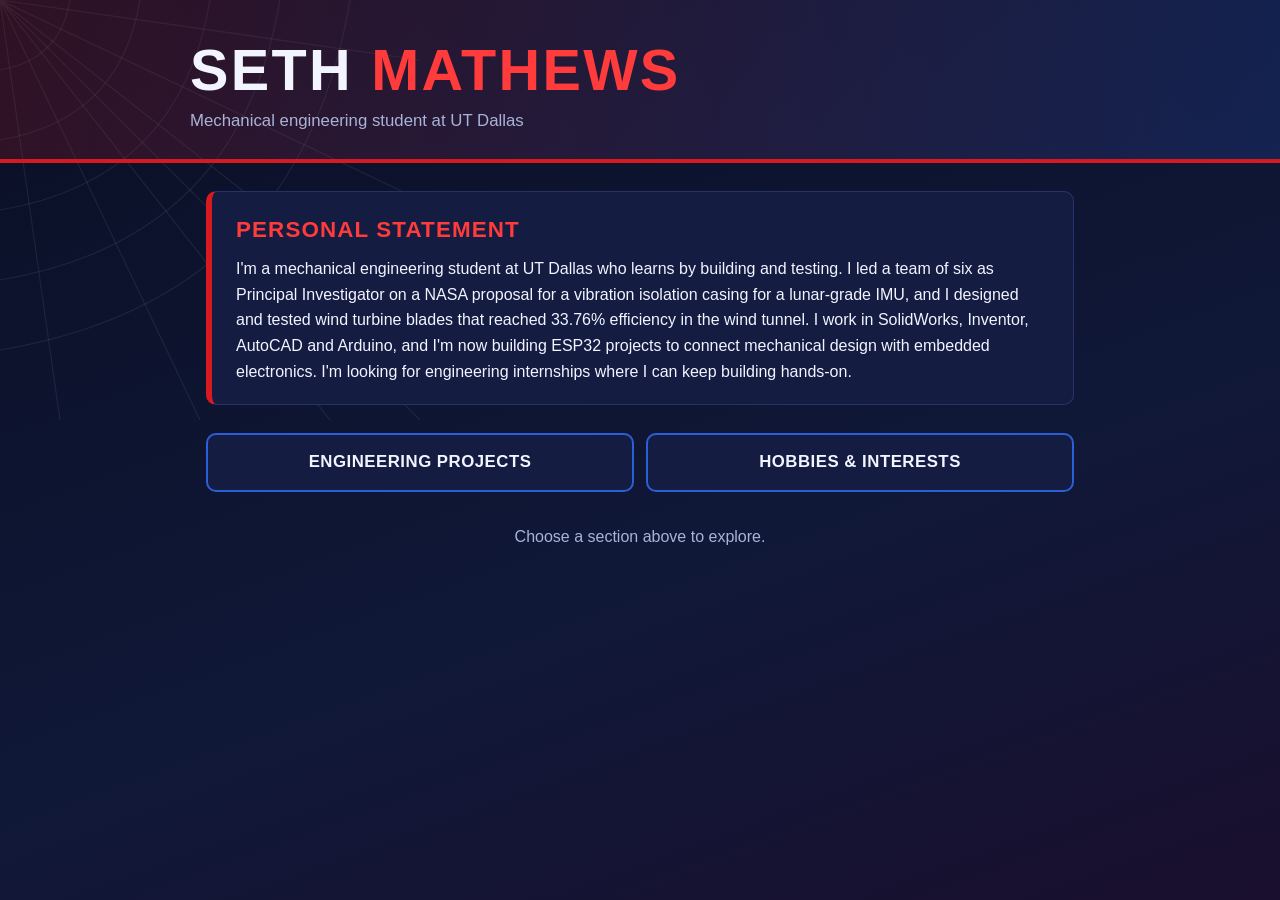
<file: index.html>
<!doctype html>
<html lang="en">
<head>
  <meta charset="utf-8">
  <meta name="viewport" content="width=device-width, initial-scale=1">
  <title>Seth Mathews - Mechanical Engineering Portfolio</title>
  <link rel="stylesheet" href="style.css">
</head>
<body>
<header class="hero"><div class="hero-inner">
  <h1>Seth <span>Mathews</span></h1>
  <p class="tagline">Mechanical engineering student at UT Dallas</p>
</div></header>
<main>

  <section class="statement" id="statement">
    <h2>Personal statement</h2>
    <p>I'm a mechanical engineering student at UT Dallas who learns by building and testing. I led a team of six as Principal Investigator on a NASA proposal for a vibration isolation casing for a lunar-grade IMU, and I designed and tested wind turbine blades that reached 33.76% efficiency in the wind tunnel. I work in SolidWorks, Inventor, AutoCAD and Arduino, and I'm now building ESP32 projects to connect mechanical design with embedded electronics. I'm looking for engineering internships where I can keep building hands-on.</p>
  </section>

  <div class="tabs" role="tablist" aria-label="Portfolio sections">
    <button class="tab" role="tab" id="tab-projects" aria-controls="projects" aria-selected="false" data-target="projects">Engineering Projects</button>
    <button class="tab" role="tab" id="tab-hobbies" aria-controls="hobbies" aria-selected="false" data-target="hobbies">Hobbies &amp; Interests</button>
  </div>

  <p class="prompt" id="prompt">Choose a section above to explore.</p>

  <section class="panel" id="projects" role="tabpanel" aria-labelledby="tab-projects" hidden>
    <div class="grid">
      <a class="card" href="projects/ninja-clash/index.html">
        <h3>Ninja Clash</h3>
        <p>8-bit side-view fight on an ESP32 with an OLED display, four buttons, and custom sprites.</p>
      </a>
      <a class="card" href="projects/web-shooter/index.html">
        <span class="badge">In progress</span>
        <h3>Web-Shooter</h3>
        <p>Wrist-mounted spring launcher with a one-way clutch spool, PID-controlled auto-retract, and measured launch repeatability.</p>
      </a>
      <!-- Copy the <a class="card"> block above to add more projects. -->
    </div>
  </section>

  <section class="panel" id="hobbies" role="tabpanel" aria-labelledby="tab-hobbies" hidden>
    <div class="grid">
      <div class="card">
        <h3>Hobby or interest</h3>
        <p class="placeholder">Add a short line about it.</p>
      </div>
      <!-- Copy the <div class="card"> block above to add more. -->
    </div>
  </section>

  <noscript><style>.panel[hidden]{display:block}.tabs,.prompt{display:none}</style></noscript>
</main>

<script>
  (function () {
    var tabs = document.querySelectorAll('.tab');
    var panels = document.querySelectorAll('.panel');
    var prompt = document.getElementById('prompt');

    function show(id) {
      tabs.forEach(function (t) { t.setAttribute('aria-selected', String(t.dataset.target === id)); });
      panels.forEach(function (p) { p.hidden = p.id !== id; });
      prompt.hidden = true;
      if (location.hash !== '#' + id) history.replaceState(null, '', '#' + id);
    }

    tabs.forEach(function (t) {
      t.addEventListener('click', function () { show(t.dataset.target); });
    });

    var start = location.hash.replace('#', '');
    if (start === 'projects' || start === 'hobbies') show(start);
  })();
</script>
</body>
</html>
</file>
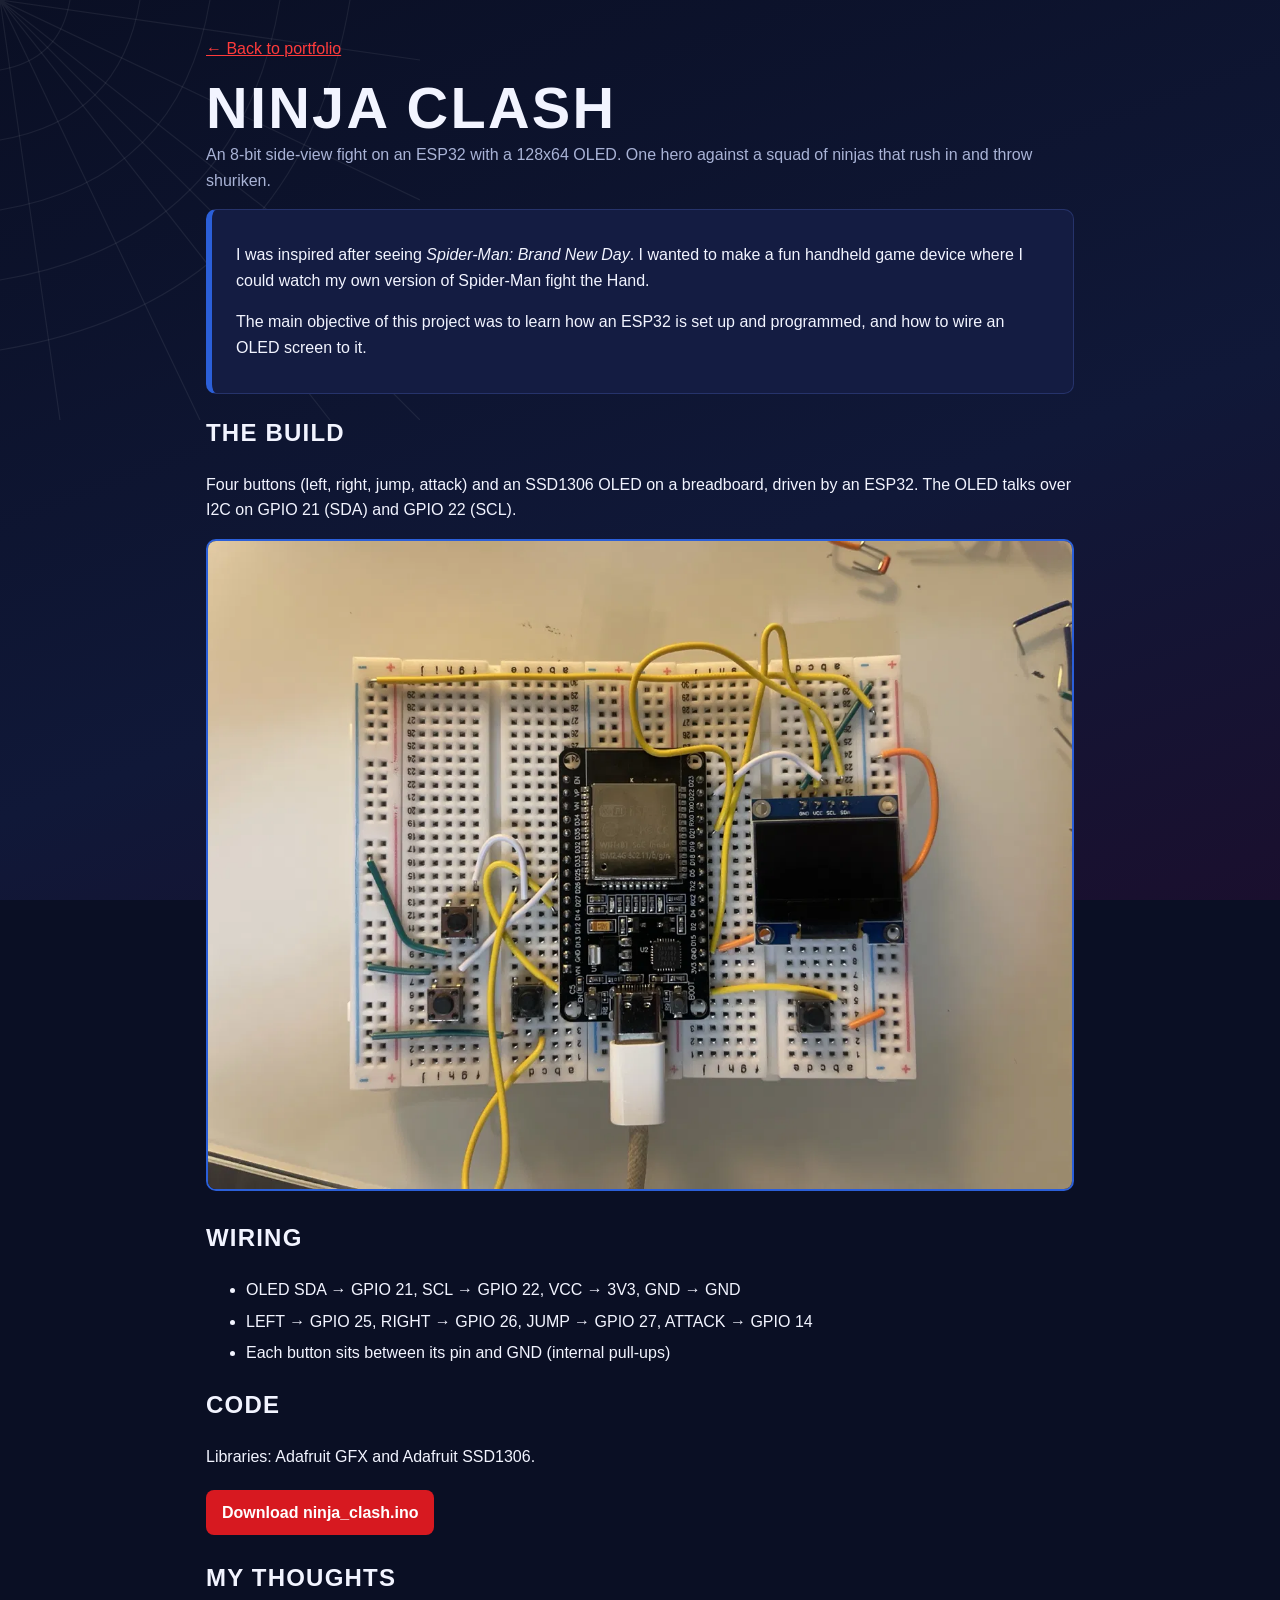
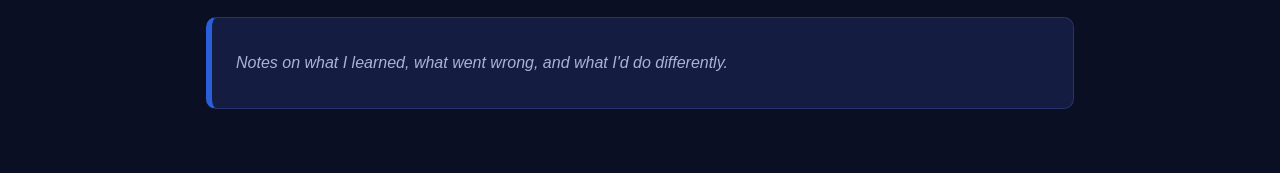
<file: projects/ninja-clash/index.html>
<!doctype html>
<html lang="en">
<head>
  <meta charset="utf-8">
  <meta name="viewport" content="width=device-width, initial-scale=1">
  <title>Ninja Clash - ESP32 8-bit Game</title>
  <link rel="stylesheet" href="../../style.css">
</head>
<body>
<main>
  <p><a class="back" href="../../index.html">&larr; Back to portfolio</a></p>
  <h1>Ninja Clash</h1>
  <p class="sub">An 8-bit side-view fight on an ESP32 with a 128x64 OLED. One hero against a squad of ninjas that rush in and throw shuriken.</p>

  <section class="notes" id="about">
    <p>I was inspired after seeing <em>Spider-Man: Brand New Day</em>. I wanted to make a fun handheld game device where I could watch my own version of Spider-Man fight the Hand.</p>
    <p>The main objective of this project was to learn how an ESP32 is set up and programmed, and how to wire an OLED screen to it.</p>
  </section>

  <h2>The build</h2>
  <p>Four buttons (left, right, jump, attack) and an SSD1306 OLED on a breadboard, driven by an ESP32. The OLED talks over I2C on GPIO 21 (SDA) and GPIO 22 (SCL).</p>
  <img src="files/wiring.png" alt="Breadboard wiring of the ESP32, OLED and four buttons">

  <h2>Wiring</h2>
  <ul>
    <li>OLED SDA &rarr; GPIO 21, SCL &rarr; GPIO 22, VCC &rarr; 3V3, GND &rarr; GND</li>
    <li>LEFT &rarr; GPIO 25, RIGHT &rarr; GPIO 26, JUMP &rarr; GPIO 27, ATTACK &rarr; GPIO 14</li>
    <li>Each button sits between its pin and GND (internal pull-ups)</li>
  </ul>

  <h2>Code</h2>
  <p>Libraries: Adafruit GFX and Adafruit SSD1306.</p>
  <p>
    <a class="btn" href="files/ninja_clash.ino">Download ninja_clash.ino</a>
  </p>
  <h2>My thoughts</h2>
  <section class="notes" id="my-thoughts">
    <!-- Write your reflection here, e.g. what went wrong and what you'd change next time. -->
    <p class="placeholder">Notes on what I learned, what went wrong, and what I'd do differently.</p>
  </section>
</main>
</body>
</html>
</file>
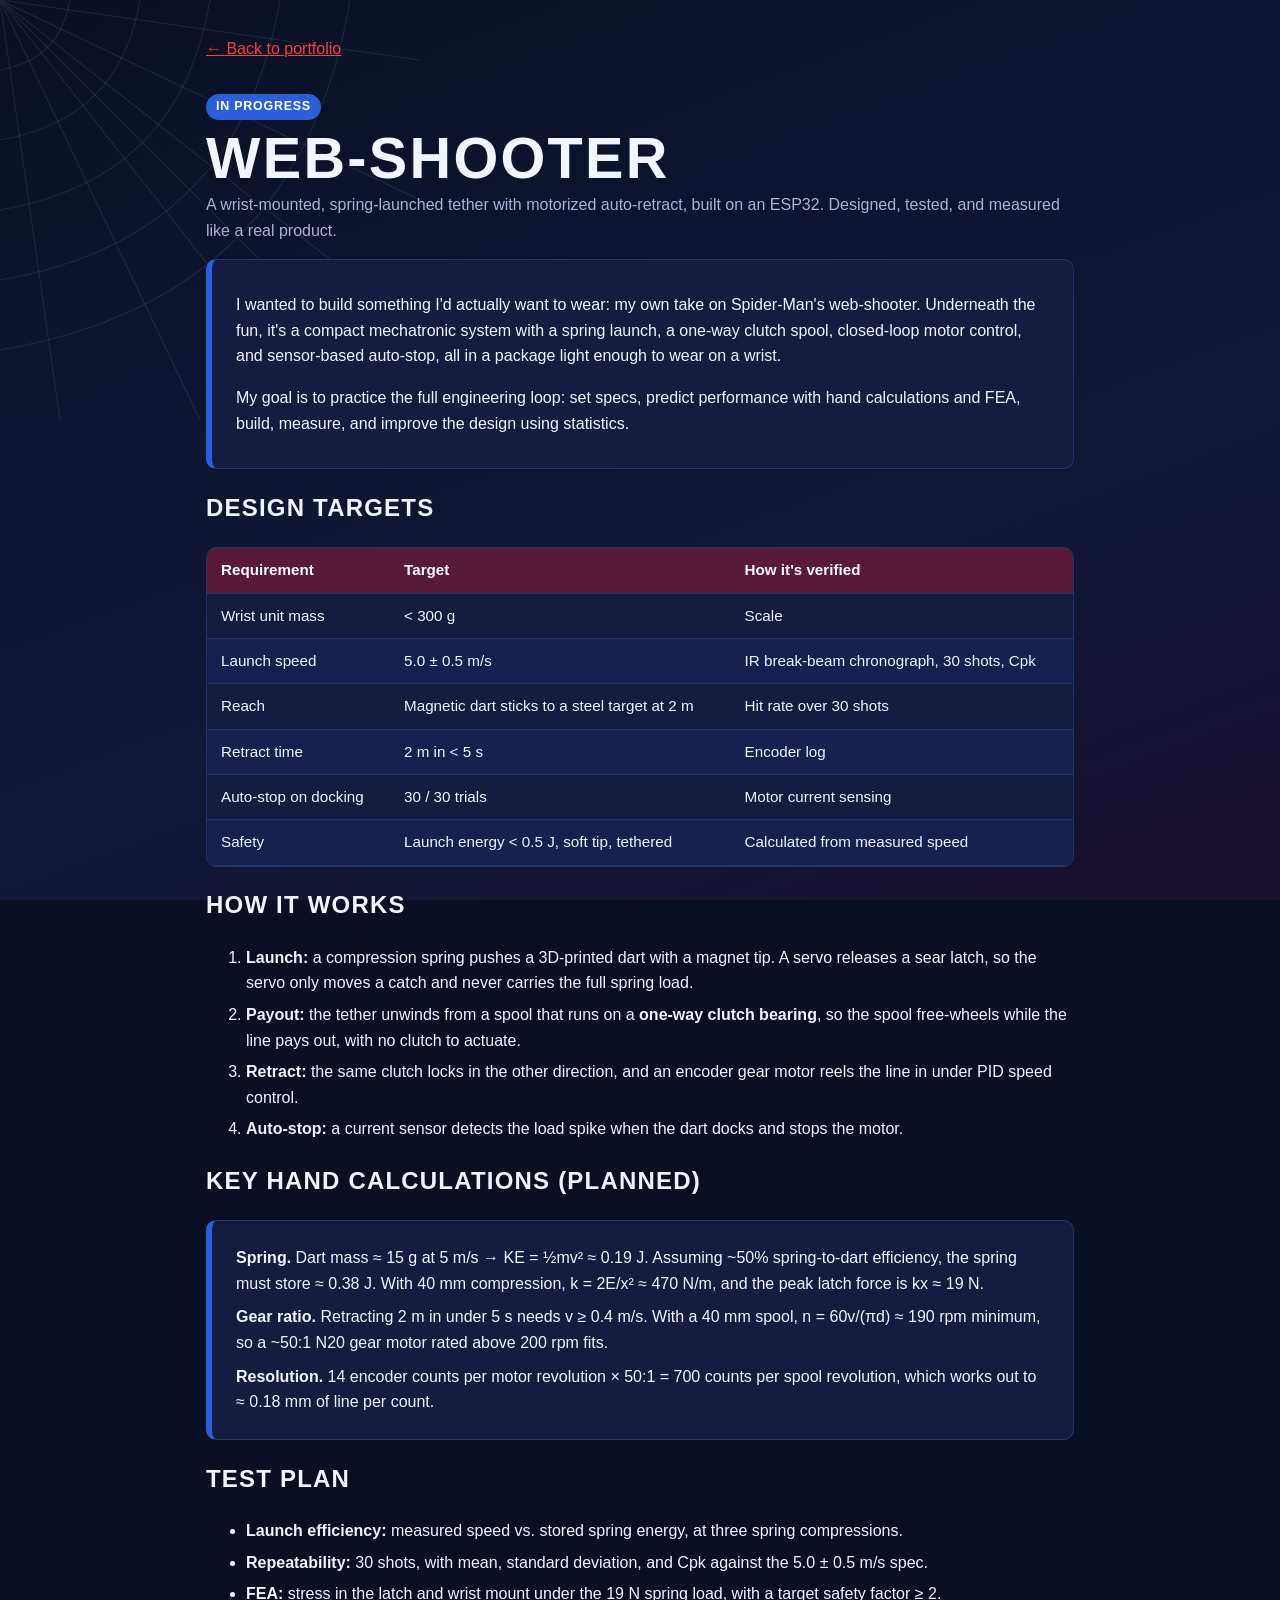
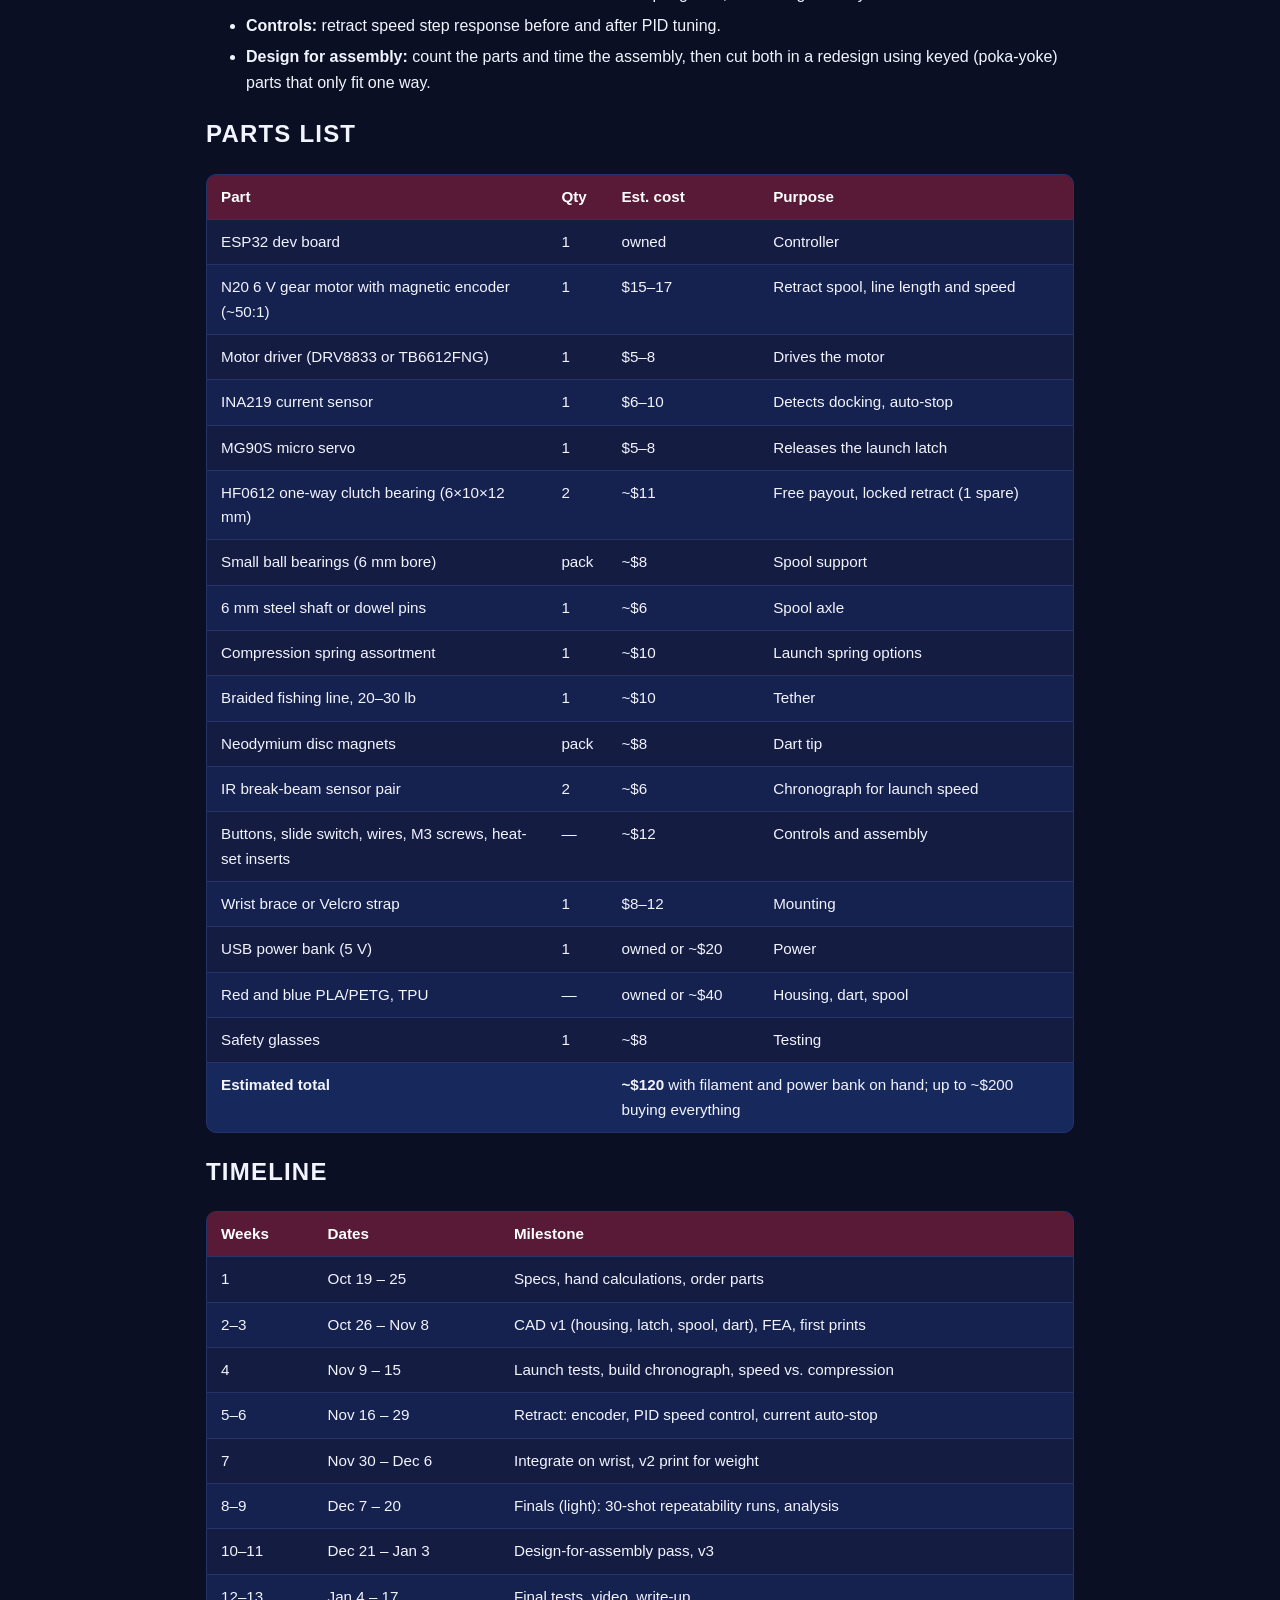
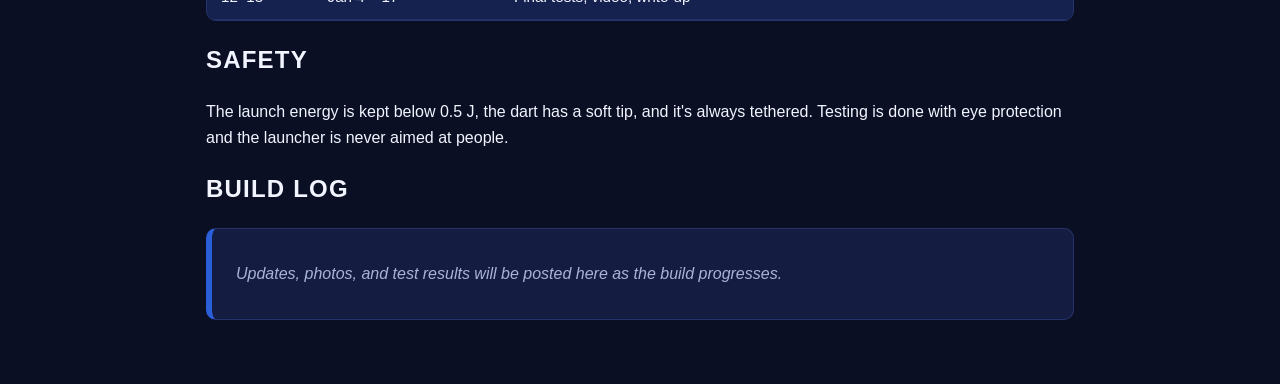
<file: projects/web-shooter/index.html>
<!doctype html>
<html lang="en">
<head>
  <meta charset="utf-8">
  <meta name="viewport" content="width=device-width, initial-scale=1">
  <title>Web-Shooter - Wrist Launcher with Auto-Retract</title>
  <link rel="stylesheet" href="../../style.css">
</head>
<body>
<main>
  <p><a class="back" href="../../index.html#projects">&larr; Back to portfolio</a></p>
  <span class="badge">In progress</span>
  <h1>Web-Shooter</h1>
  <p class="sub">A wrist-mounted, spring-launched tether with motorized auto-retract, built on an ESP32. Designed, tested, and measured like a real product.</p>

  <section class="notes" id="about">
    <p>I wanted to build something I'd actually want to wear: my own take on Spider-Man's web-shooter. Underneath the fun, it's a compact mechatronic system with a spring launch, a one-way clutch spool, closed-loop motor control, and sensor-based auto-stop, all in a package light enough to wear on a wrist.</p>
    <p>My goal is to practice the full engineering loop: set specs, predict performance with hand calculations and FEA, build, measure, and improve the design using statistics.</p>
  </section>

  <h2>Design targets</h2>
  <div class="table-wrap">
    <table>
      <thead><tr><th>Requirement</th><th>Target</th><th>How it's verified</th></tr></thead>
      <tbody>
        <tr><td>Wrist unit mass</td><td>&lt; 300 g</td><td>Scale</td></tr>
        <tr><td>Launch speed</td><td>5.0 &plusmn; 0.5 m/s</td><td>IR break-beam chronograph, 30 shots, Cpk</td></tr>
        <tr><td>Reach</td><td>Magnetic dart sticks to a steel target at 2 m</td><td>Hit rate over 30 shots</td></tr>
        <tr><td>Retract time</td><td>2 m in &lt; 5 s</td><td>Encoder log</td></tr>
        <tr><td>Auto-stop on docking</td><td>30 / 30 trials</td><td>Motor current sensing</td></tr>
        <tr><td>Safety</td><td>Launch energy &lt; 0.5 J, soft tip, tethered</td><td>Calculated from measured speed</td></tr>
      </tbody>
    </table>
  </div>

  <h2>How it works</h2>
  <ol>
    <li><strong>Launch:</strong> a compression spring pushes a 3D-printed dart with a magnet tip. A servo releases a sear latch, so the servo only moves a catch and never carries the full spring load.</li>
    <li><strong>Payout:</strong> the tether unwinds from a spool that runs on a <strong>one-way clutch bearing</strong>, so the spool free-wheels while the line pays out, with no clutch to actuate.</li>
    <li><strong>Retract:</strong> the same clutch locks in the other direction, and an encoder gear motor reels the line in under PID speed control.</li>
    <li><strong>Auto-stop:</strong> a current sensor detects the load spike when the dart docks and stops the motor.</li>
  </ol>

  <h2>Key hand calculations (planned)</h2>
  <div class="notes calc">
    <p><strong>Spring.</strong> Dart mass &asymp; 15 g at 5 m/s &rarr; KE = &frac12;mv&sup2; &asymp; 0.19 J. Assuming ~50% spring-to-dart efficiency, the spring must store &asymp; 0.38 J. With 40 mm compression, k = 2E/x&sup2; &asymp; 470 N/m, and the peak latch force is kx &asymp; 19 N.</p>
    <p><strong>Gear ratio.</strong> Retracting 2 m in under 5 s needs v &ge; 0.4 m/s. With a 40 mm spool, n = 60v/(&pi;d) &asymp; 190 rpm minimum, so a ~50:1 N20 gear motor rated above 200 rpm fits.</p>
    <p><strong>Resolution.</strong> 14 encoder counts per motor revolution &times; 50:1 = 700 counts per spool revolution, which works out to &asymp; 0.18 mm of line per count.</p>
  </div>

  <h2>Test plan</h2>
  <ul>
    <li><strong>Launch efficiency:</strong> measured speed vs. stored spring energy, at three spring compressions.</li>
    <li><strong>Repeatability:</strong> 30 shots, with mean, standard deviation, and Cpk against the 5.0 &plusmn; 0.5 m/s spec.</li>
    <li><strong>FEA:</strong> stress in the latch and wrist mount under the 19 N spring load, with a target safety factor &ge; 2.</li>
    <li><strong>Controls:</strong> retract speed step response before and after PID tuning.</li>
    <li><strong>Design for assembly:</strong> count the parts and time the assembly, then cut both in a redesign using keyed (poka-yoke) parts that only fit one way.</li>
  </ul>

  <h2>Parts list</h2>
  <div class="table-wrap">
    <table>
      <thead><tr><th>Part</th><th>Qty</th><th>Est. cost</th><th>Purpose</th></tr></thead>
      <tbody>
        <tr><td>ESP32 dev board</td><td>1</td><td>owned</td><td>Controller</td></tr>
        <tr><td>N20 6 V gear motor with magnetic encoder (~50:1)</td><td>1</td><td>$15&ndash;17</td><td>Retract spool, line length and speed</td></tr>
        <tr><td>Motor driver (DRV8833 or TB6612FNG)</td><td>1</td><td>$5&ndash;8</td><td>Drives the motor</td></tr>
        <tr><td>INA219 current sensor</td><td>1</td><td>$6&ndash;10</td><td>Detects docking, auto-stop</td></tr>
        <tr><td>MG90S micro servo</td><td>1</td><td>$5&ndash;8</td><td>Releases the launch latch</td></tr>
        <tr><td>HF0612 one-way clutch bearing (6&times;10&times;12 mm)</td><td>2</td><td>~$11</td><td>Free payout, locked retract (1 spare)</td></tr>
        <tr><td>Small ball bearings (6 mm bore)</td><td>pack</td><td>~$8</td><td>Spool support</td></tr>
        <tr><td>6 mm steel shaft or dowel pins</td><td>1</td><td>~$6</td><td>Spool axle</td></tr>
        <tr><td>Compression spring assortment</td><td>1</td><td>~$10</td><td>Launch spring options</td></tr>
        <tr><td>Braided fishing line, 20&ndash;30 lb</td><td>1</td><td>~$10</td><td>Tether</td></tr>
        <tr><td>Neodymium disc magnets</td><td>pack</td><td>~$8</td><td>Dart tip</td></tr>
        <tr><td>IR break-beam sensor pair</td><td>2</td><td>~$6</td><td>Chronograph for launch speed</td></tr>
        <tr><td>Buttons, slide switch, wires, M3 screws, heat-set inserts</td><td>&mdash;</td><td>~$12</td><td>Controls and assembly</td></tr>
        <tr><td>Wrist brace or Velcro strap</td><td>1</td><td>$8&ndash;12</td><td>Mounting</td></tr>
        <tr><td>USB power bank (5 V)</td><td>1</td><td>owned or ~$20</td><td>Power</td></tr>
        <tr><td>Red and blue PLA/PETG, TPU</td><td>&mdash;</td><td>owned or ~$40</td><td>Housing, dart, spool</td></tr>
        <tr><td>Safety glasses</td><td>1</td><td>~$8</td><td>Testing</td></tr>
      </tbody>
      <tfoot><tr><td colspan="2"><strong>Estimated total</strong></td><td colspan="2"><strong>~$120</strong> with filament and power bank on hand; up to ~$200 buying everything</td></tr></tfoot>
    </table>
  </div>

  <h2>Timeline</h2>
  <div class="table-wrap">
    <table>
      <thead><tr><th>Weeks</th><th>Dates</th><th>Milestone</th></tr></thead>
      <tbody>
        <tr><td>1</td><td>Oct 19 &ndash; 25</td><td>Specs, hand calculations, order parts</td></tr>
        <tr><td>2&ndash;3</td><td>Oct 26 &ndash; Nov 8</td><td>CAD v1 (housing, latch, spool, dart), FEA, first prints</td></tr>
        <tr><td>4</td><td>Nov 9 &ndash; 15</td><td>Launch tests, build chronograph, speed vs. compression</td></tr>
        <tr><td>5&ndash;6</td><td>Nov 16 &ndash; 29</td><td>Retract: encoder, PID speed control, current auto-stop</td></tr>
        <tr><td>7</td><td>Nov 30 &ndash; Dec 6</td><td>Integrate on wrist, v2 print for weight</td></tr>
        <tr><td>8&ndash;9</td><td>Dec 7 &ndash; 20</td><td>Finals (light): 30-shot repeatability runs, analysis</td></tr>
        <tr><td>10&ndash;11</td><td>Dec 21 &ndash; Jan 3</td><td>Design-for-assembly pass, v3</td></tr>
        <tr><td>12&ndash;13</td><td>Jan 4 &ndash; 17</td><td>Final tests, video, write-up</td></tr>
      </tbody>
    </table>
  </div>

  <h2>Safety</h2>
  <p>The launch energy is kept below 0.5 J, the dart has a soft tip, and it's always tethered. Testing is done with eye protection and the launcher is never aimed at people.</p>

  <h2>Build log</h2>
  <section class="notes" id="build-log">
    <!-- Add dated entries as you go, e.g.:
         <p><strong>Nov 12:</strong> First launch test: 4.6 m/s at 40 mm compression...</p> -->
    <p class="placeholder">Updates, photos, and test results will be posted here as the build progresses.</p>
  </section>
</main>
</body>
</html>
</file>
<file: style.css>
/* Spider-Man inspired theme: red, blue, black, white */
:root {
  --bg: #0a0f24;
  --bg2: #101838;
  --card: #141c42;
  --fg: #f2f4ff;
  --muted: #a9b3d6;
  --red: #d71920;
  --red-bright: #ff3b3b;
  --blue: #2b5fd9;
  --line: #26336b;
}
* { box-sizing: border-box; }

body {
  margin: 0;
  font-family: "Helvetica Neue", Helvetica, Arial, sans-serif;
  color: var(--fg);
  line-height: 1.6;
  background-color: var(--bg);
  background-image:
    url("data:image/svg+xml,%3Csvg xmlns='http://www.w3.org/2000/svg' width='420' height='420' viewBox='0 0 420 420' fill='none' stroke='%23ffffff' stroke-opacity='0.07' stroke-width='1.2'%3E%3Cpath d='M0 0L420 420M0 0L420 200M0 0L200 420M0 0L420 60M0 0L60 420M0 0L420 330M0 0L330 420'/%3E%3Cpath d='M70 0Q60 60 0 70M140 0Q120 120 0 140M210 0Q180 180 0 210M280 0Q240 240 0 280M350 0Q300 300 0 350'/%3E%3C/svg%3E"),
    linear-gradient(160deg, var(--bg) 0%, var(--bg2) 60%, #1a0f2e 100%);
  background-repeat: no-repeat, no-repeat;
  background-position: top left, center;
  background-attachment: scroll, fixed;
  min-height: 100vh;
}

main { max-width: 900px; margin: 0 auto; padding: 0 16px 64px; }
a { color: var(--red-bright); }

/* Header band */
.hero {
  border-bottom: 4px solid var(--red);
  background: linear-gradient(90deg, rgba(215,25,32,.18), rgba(43,95,217,.18));
  margin: 0 -16px 28px;
  padding: 40px 16px 24px;
}
.hero-inner { max-width: 900px; margin: 0 auto; }
h1 {
  font-family: "Helvetica Neue", Helvetica, Arial, sans-serif;
  font-size: clamp(2.4rem, 8vw, 3.6rem);
  letter-spacing: .04em;
  text-transform: uppercase;
  margin: 0;
  line-height: 1.05;
}
h1 span { color: var(--red-bright); }
.tagline { color: var(--muted); margin: 8px 0 0; font-size: 1.05rem; }
h2 {
  font-family: "Helvetica Neue", Helvetica, Arial, sans-serif;
  letter-spacing: .05em;
  text-transform: uppercase;
  font-weight: 700;
}

/* Personal statement */
.statement {
  background: var(--card);
  border: 1px solid var(--line);
  border-left: 6px solid var(--red);
  border-radius: 10px;
  padding: 20px 24px;
  margin-bottom: 28px;
}
.statement h2 { margin: 0 0 8px; font-size: 1.4rem; color: var(--red-bright); }
.statement p { margin: 0; }
.placeholder { color: var(--muted); font-style: italic; }

/* Section buttons */
.tabs { display: flex; gap: 12px; flex-wrap: wrap; margin-bottom: 24px; }
.tab {
  flex: 1 1 220px;
  padding: 14px 18px;
  font: inherit;
  font-weight: 700;
  font-size: 1.05rem;
  letter-spacing: .03em;
  text-transform: uppercase;
  cursor: pointer;
  color: var(--fg);
  background: var(--card);
  border: 2px solid var(--blue);
  border-radius: 10px;
  transition: transform .12s ease, background .12s ease, border-color .12s ease;
}
.tab:hover { border-color: var(--red-bright); transform: translateY(-2px); }
.tab[aria-selected="true"] {
  background: var(--red);
  border-color: var(--red);
  color: #fff;
  box-shadow: 0 0 0 3px rgba(43,95,217,.55);
}
.tab:focus-visible { outline: 3px solid #fff; outline-offset: 2px; }

/* Panels and cards */
.panel[hidden] { display: none; }
.grid { display: grid; grid-template-columns: repeat(auto-fill, minmax(240px, 1fr)); gap: 16px; }
.card {
  background: var(--card);
  border: 1px solid var(--line);
  border-top: 4px solid var(--blue);
  border-radius: 10px;
  padding: 16px;
  color: inherit;
  text-decoration: none;
  display: block;
  transition: transform .12s ease, border-color .12s ease;
}
a.card:hover { border-top-color: var(--red-bright); transform: translateY(-3px); }
.card h3 { margin: 0 0 6px; }
.card p { margin: 0; color: var(--muted); font-size: .95rem; }
.prompt { text-align: center; color: var(--muted); padding: 8px 0 24px; }

/* Project pages */
.back { display: inline-block; margin: 20px 0 0; }
.btn {
  display: inline-block;
  margin: 4px 8px 4px 0;
  padding: 10px 16px;
  border-radius: 8px;
  background: var(--red);
  color: #fff;
  font-weight: 700;
  text-decoration: none;
}
.btn:hover { background: var(--red-bright); }
img { max-width: 100%; border-radius: 10px; border: 2px solid var(--blue); }
code, pre { background: #060a1a; color: #e6e9ff; border-radius: 6px; }
code { padding: 1px 5px; }
.notes {
  background: var(--card);
  border: 1px solid var(--line);
  border-left: 6px solid var(--blue);
  border-radius: 10px;
  padding: 16px 24px;
}
.sub { color: var(--muted); margin-top: 4px; }

/* Status badge */
.badge {
  display: inline-block;
  margin-top: 16px;
  padding: 3px 10px;
  border-radius: 999px;
  background: var(--blue);
  color: #fff;
  font-size: .78rem;
  font-weight: 700;
  letter-spacing: .06em;
  text-transform: uppercase;
}
.card .badge { margin: 0 0 8px; }

/* Tables */
.table-wrap { overflow-x: auto; border: 1px solid var(--line); border-radius: 10px; background: var(--card); }
table { width: 100%; border-collapse: collapse; font-size: .95rem; }
th, td { text-align: left; padding: 10px 14px; border-bottom: 1px solid var(--line); vertical-align: top; }
th { color: #fff; background: rgba(215,25,32,.35); font-weight: 700; }
tbody tr:nth-child(even) { background: rgba(43,95,217,.08); }
tfoot td { border-bottom: none; background: rgba(43,95,217,.18); }
.calc p { margin: 8px 0; }
ol li, ul li { margin-bottom: 6px; }
main > h1 { margin-top: 8px; }
</file>
